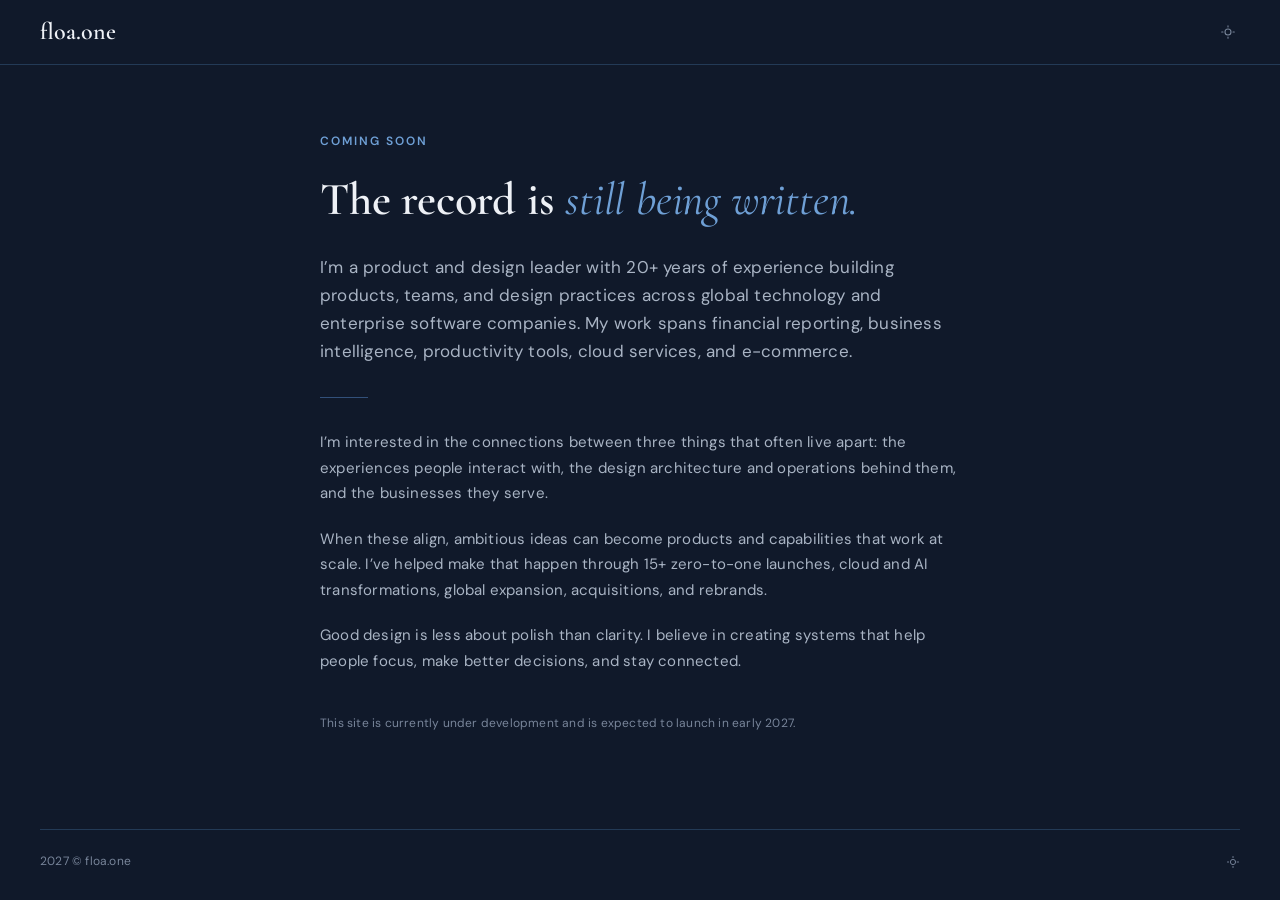
<file: index.html>
<!doctype html>
<html lang="en" data-theme="dark">
  <head>
    <meta charset="utf-8" />
    <meta name="viewport" content="width=device-width, initial-scale=1" />
    <meta
      name="description"
      content="Floa.one — Chih Hsiao, product and design leader with 20+ years building systems that connect organizations at scale. Site coming soon."
    />
    <title>floa.one — Coming Soon</title>
    <link rel="canonical" href="https://floa.one/" />
    <meta name="robots" content="index, follow" />
    <meta property="og:type" content="website" />
    <meta property="og:url" content="https://floa.one/" />
    <meta property="og:title" content="floa.one — Coming Soon" />
    <meta property="og:description" content="Chih Hsiao, product and design leader with 20+ years building systems that connect organizations at scale. Site coming soon." />
    <meta name="twitter:card" content="summary" />
    <meta name="twitter:title" content="floa.one — Coming Soon" />
    <meta name="twitter:description" content="Chih Hsiao, product and design leader with 20+ years building systems that connect organizations at scale. Site coming soon." />
    <script type="application/ld+json">
    {
      "@context": "https://schema.org",
      "@type": "Person",
      "name": "Chih Hsiao",
      "url": "https://floa.one/",
      "jobTitle": "Product & Design Leader"
    }
    </script>
    <link rel="preconnect" href="https://fonts.googleapis.com" />
    <link rel="preconnect" href="https://fonts.gstatic.com" crossorigin />
    <link
      href="https://fonts.googleapis.com/css2?family=Cormorant+Garamond:ital,wght@0,400;0,500;0,600;1,400;1,500&family=DM+Sans:opsz,wght@9..40,400;9..40,500;9..40,600&display=swap"
      rel="stylesheet"
    />
    <style>
      :root, [data-theme="light"] {
        --ink: #1a1a18;
        --ink-2: #45433d;
        --ink-3: #6f6c64;
        --ground: #f8f7f3;
        --ground-2: #efede7;
        --surface: #f8f8f6;
        --border: #ddd9cf;
        --border-2: #b6b1a4;
        --accent: #208a3d;
        --header-bg: rgba(248,247,243,0.8);
        --media-border: rgba(182,177,164,0.3);
        --ff-serif: "Cormorant Garamond", Georgia, serif;
        --ff-sans: "DM Sans", "SF Pro Text", "Helvetica Neue", Arial, sans-serif;
        --maxw: 1280px;
      }
      [data-theme="dark"] {
        --ink: #eef1f6;
        --ink-2: #a9b4c4;
        --ink-3: #78859a;
        --ground: #10192a;
        --ground-2: #142238;
        --surface: #16263f;
        --border: #233a56;
        --border-2: #32507a;
        --accent: #6fa0d6;
        --header-bg: rgba(16,25,42,0.8);
        --media-border: rgba(50,80,122,0.3);
      }
      * { margin: 0; padding: 0; box-sizing: border-box; }
      html { -webkit-font-smoothing: antialiased; }
      body {
        font-family: var(--ff-sans);
        font-size: 14px;
        font-weight: 400;
        line-height: 1.65;
        letter-spacing: 0.2px;
        color: var(--ink-2);
        background: var(--ground);
        transition: background 0.3s ease, color 0.3s ease;
        min-height: 100vh;
        display: flex;
        flex-direction: column;
      }
      .wrap { max-width: var(--maxw); margin: 0 auto; padding: 0 40px; width: 100%; }
      h1 { font-family: var(--ff-serif); font-weight: 600; color: var(--ink); letter-spacing: -0.2px; }
      a { color: inherit; text-decoration: none; }

      header {
        border-bottom: 1px solid var(--border);
      }
      nav { display: flex; align-items: center; justify-content: space-between; height: 64px; }
      .wordmark { font-family: var(--ff-serif); font-size: 24px; font-weight: 600; letter-spacing: 0; color: var(--ink); }
      .theme-toggle { display: inline-flex; align-items: center; justify-content: center; color: var(--ink-3); background: transparent; border: 0; padding: 4px; cursor: pointer; transition: color 0.15s; }
      .theme-toggle:hover { color: var(--ink); }
      .theme-toggle svg { display: block; }
      [data-theme="light"] .theme-toggle .icon-sun { display: none; }
      [data-theme="dark"] .theme-toggle .icon-moon { display: none; }

      .eyebrow { font-size: 12px; font-weight: 600; letter-spacing: 2px; color: var(--accent); text-transform: uppercase; }

      main.hero { flex: 1; display: flex; align-items: center; padding: 48px 0; }
      main.hero .wrap { display: flex; justify-content: center; }
      .hero-content { width: 100%; max-width: 640px; margin: 0 auto; }
      .hero h1 { font-size: clamp(32px, 4.4vw, 46px); line-height: 1.12; margin: 22px 0 28px; }
      .hero h1 em { font-style: italic; color: var(--accent); font-weight: 400; }
      .hero .lede { font-size: 17px; line-height: 1.65; color: var(--ink-2); margin-bottom: 22px; }
      .hero .body p { font-size: 15px; line-height: 1.7; color: var(--ink-2); margin-bottom: 20px; }
      .hero .body p:last-child { margin-bottom: 0; }
      .footnote { font-size: 12px; color: var(--ink-3); margin-top: 40px; }
      .divider { width: 48px; height: 1px; background: var(--border-2); margin: 32px 0; }

      footer.legal { padding: 28px 0; }
      .legal-row { display: flex; justify-content: space-between; align-items: center; border-top: 1px solid var(--border); padding-top: 22px; font-size: 12px; color: var(--ink-3); }
      .footer-toggle { display: inline-flex; align-items: center; color: var(--ink-3); background: transparent; border: 0; padding: 0; cursor: pointer; transition: color 0.15s; }
      .footer-toggle:hover { color: var(--ink); }
      .footer-toggle svg { display: block; }
      [data-theme="light"] .footer-toggle .icon-sun { display: none; }
      [data-theme="dark"] .footer-toggle .icon-moon { display: none; }

      @media (max-width: 900px) {
        .wrap { padding: 0 24px; }
      }
    </style>
  </head>
  <body>
    <header>
      <div class="wrap">
        <nav>
          <a href="#" class="wordmark">floa.one</a>
          <button class="theme-toggle" onclick="toggleTheme()" aria-label="Toggle light and dark mode">
            <svg class="icon-moon" width="16" height="16" viewBox="0 0 24 24" fill="none" stroke="currentColor" stroke-width="1.6" stroke-linecap="round" stroke-linejoin="round" aria-hidden="true"><path d="M21 12.8A9 9 0 1 1 11.2 3a7 7 0 0 0 9.8 9.8z"/></svg>
            <svg class="icon-sun" width="16" height="16" viewBox="0 0 24 24" fill="none" stroke="currentColor" stroke-width="1.6" stroke-linecap="round" aria-hidden="true"><circle cx="12" cy="12" r="4.5"/><path d="M12 2.5v2M12 19.5v2M2.5 12h2M19.5 12h2"/></svg>
          </button>
        </nav>
      </div>
    </header>

    <main class="hero">
      <div class="wrap">
        <div class="hero-content">
          <div class="eyebrow">Coming Soon</div>
          <h1>The record is <em>still being written.</em></h1>
          <p class="lede">I&rsquo;m a product and design leader with 20+ years of experience building products, teams, and design practices across global technology and enterprise software companies. My work spans financial reporting, business intelligence, productivity tools, cloud services, and e-commerce.</p>
          <div class="divider"></div>
          <div class="body">
            <p>I&rsquo;m interested in the connections between three things that often live apart: the experiences people interact with, the design architecture and operations behind them, and the businesses they serve.</p>
            <p>When these align, ambitious ideas can become products and capabilities that work at scale. I&rsquo;ve helped make that happen through 15+ zero-to-one launches, cloud and AI transformations, global expansion, acquisitions, and rebrands.</p>
            <p>Good design is less about polish than clarity. I believe in creating systems that help people focus, make better decisions, and stay connected.</p>
          </div>
          <p class="footnote">This site is currently under development and is expected to launch in early 2027.</p>
        </div>
      </div>
    </main>

    <footer class="legal">
      <div class="wrap">
        <div class="legal-row">
          <span>2027 &copy; floa.one</span>
          <button class="footer-toggle" onclick="toggleTheme()" aria-label="Toggle light and dark mode">
            <svg class="icon-moon" width="14" height="14" viewBox="0 0 24 24" fill="none" stroke="currentColor" stroke-width="1.6" stroke-linecap="round" stroke-linejoin="round" aria-hidden="true"><path d="M21 12.8A9 9 0 1 1 11.2 3a7 7 0 0 0 9.8 9.8z"/></svg>
            <svg class="icon-sun" width="14" height="14" viewBox="0 0 24 24" fill="none" stroke="currentColor" stroke-width="1.6" stroke-linecap="round" aria-hidden="true"><circle cx="12" cy="12" r="4.5"/><path d="M12 2.5v2M12 19.5v2M2.5 12h2M19.5 12h2"/></svg>
          </button>
        </div>
      </div>
    </footer>

    <script>
      function toggleTheme() {
        var root = document.documentElement;
        var next = root.getAttribute("data-theme") === "dark" ? "light" : "dark";
        root.setAttribute("data-theme", next);
      }
    </script>
  </body>
</html>
</file>
